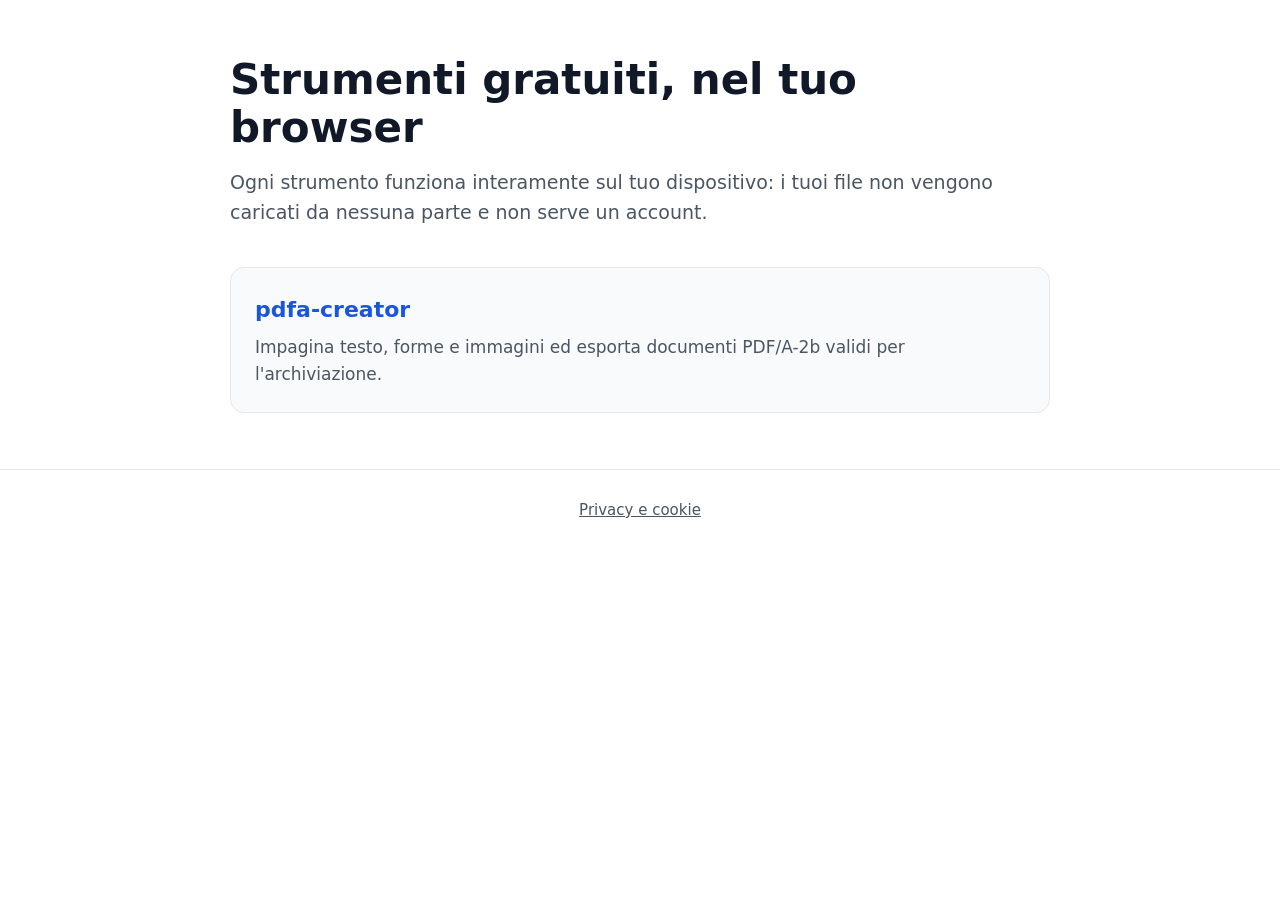
<file: index.html>
<!doctype html>
<html lang="it">
  <head>
    <meta charset="utf-8" />
    <meta name="viewport" content="width=device-width, initial-scale=1" />
    <title>Strumenti gratuiti nel browser</title>
    <meta name="description" content="Strumenti web gratuiti che funzionano interamente nel browser: niente upload, niente account." />
    <link rel="canonical" href="https://artmarvin.github.io/" />
    <style>
      * { box-sizing: border-box; }
      body { margin: 0; font: 17px/1.6 -apple-system, system-ui, "Segoe UI", Roboto, sans-serif; color: #1c1e21; }
      main { max-width: 860px; margin: 0 auto; padding: 56px 20px; }
      h1 { font-size: clamp(30px, 4.4vw, 42px); line-height: 1.15; margin: 0 0 14px; color: #111827; }
      .lead { color: #4b5563; font-size: 19px; margin: 0 0 40px; }
      .tool { display: block; padding: 24px; border: 1px solid #e5e7eb; border-radius: 14px; text-decoration: none; color: inherit; background: #f9fafb; }
      .tool:hover { border-color: #1a56db; box-shadow: 0 6px 20px rgba(26,86,219,.12); }
      .tool h2 { margin: 0 0 6px; font-size: 22px; color: #1a56db; }
      .tool p { margin: 0; color: #4b5563; }
      footer { text-align: center; color: #6b7280; font-size: 15px; padding: 28px 16px; border-top: 1px solid #e5e7eb; }
      footer a { color: #4b5563; }
    </style>
  </head>
  <body>
    <main>
      <h1>Strumenti gratuiti, nel tuo browser</h1>
      <p class="lead">Ogni strumento funziona interamente sul tuo dispositivo: i tuoi file non vengono caricati da nessuna parte e non serve un account.</p>
      <a class="tool" href="./pdfa-creator/">
        <h2>pdfa-creator</h2>
        <p>Impagina testo, forme e immagini ed esporta documenti PDF/A-2b validi per l'archiviazione.</p>
      </a>
    </main>
    <footer>
      <a href="./pdfa-creator/privacy.html">Privacy e cookie</a>
    </footer>
  </body>
</html>
</file>
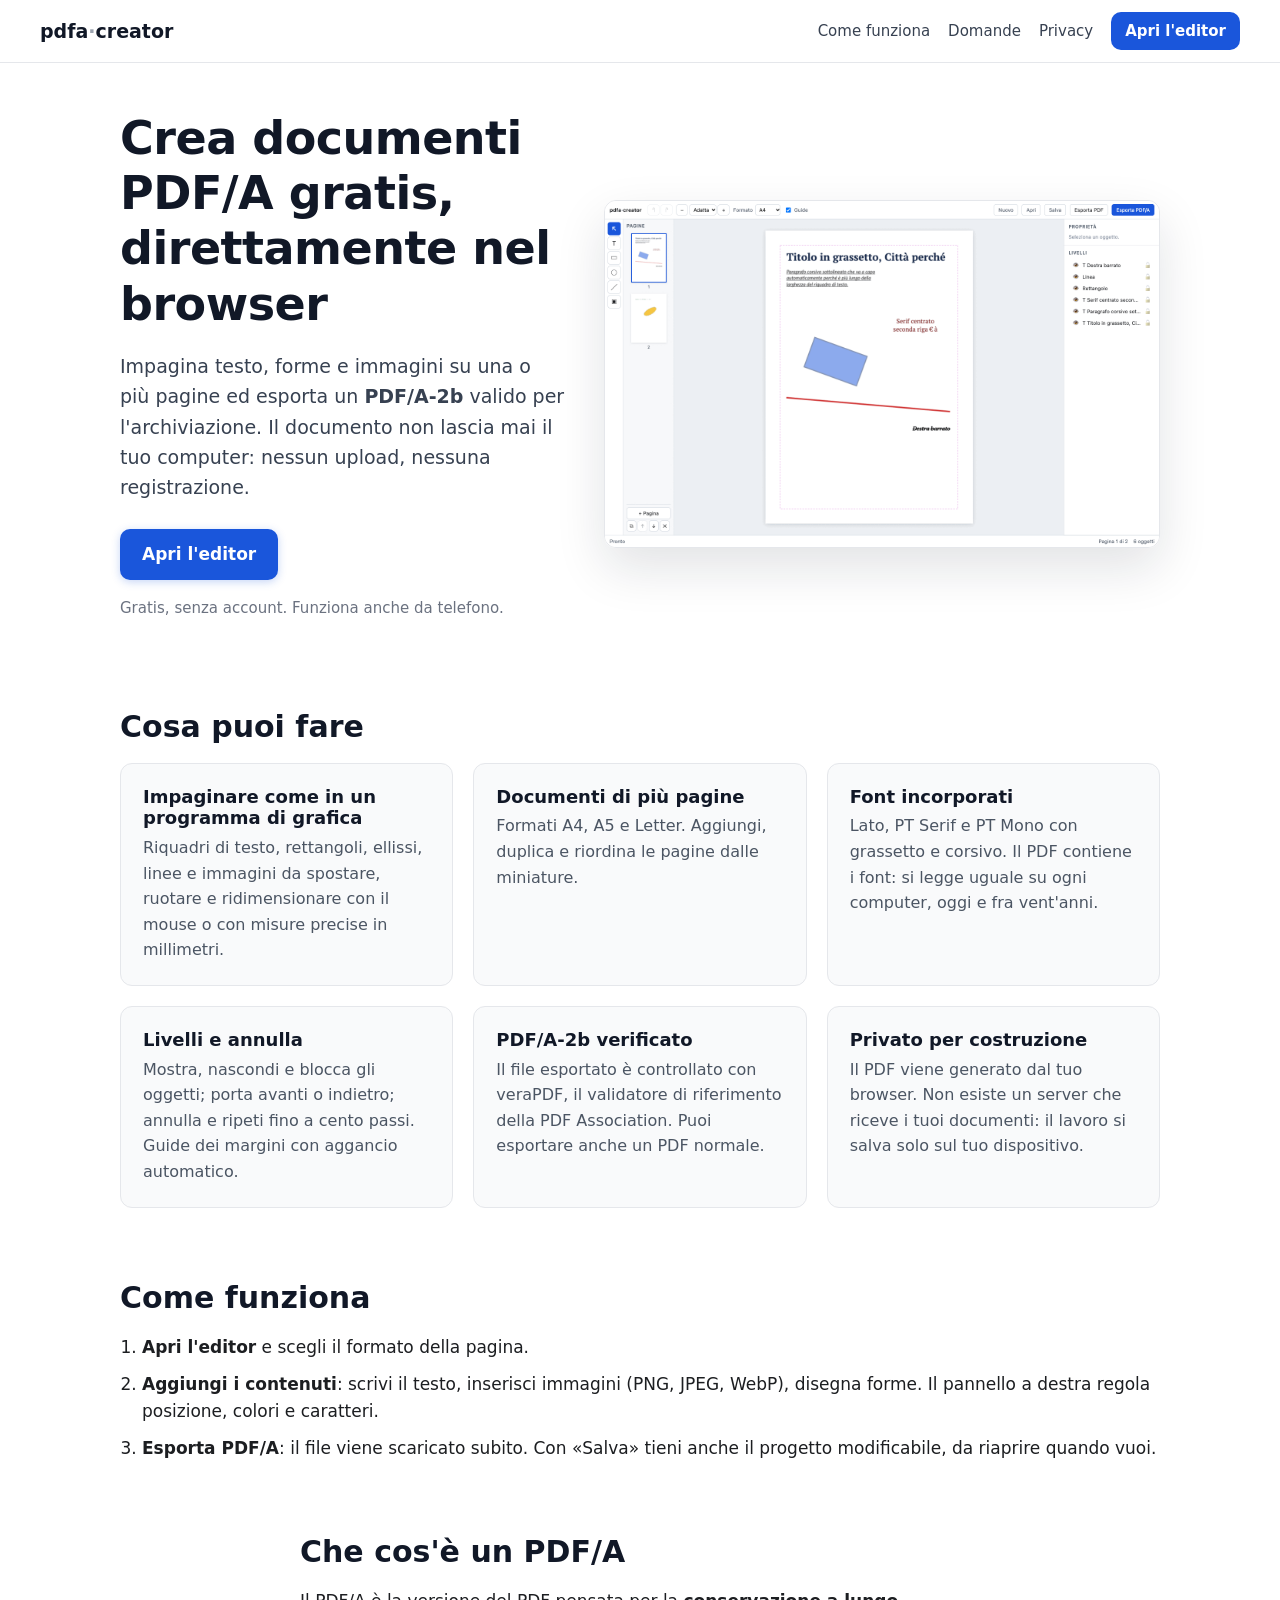
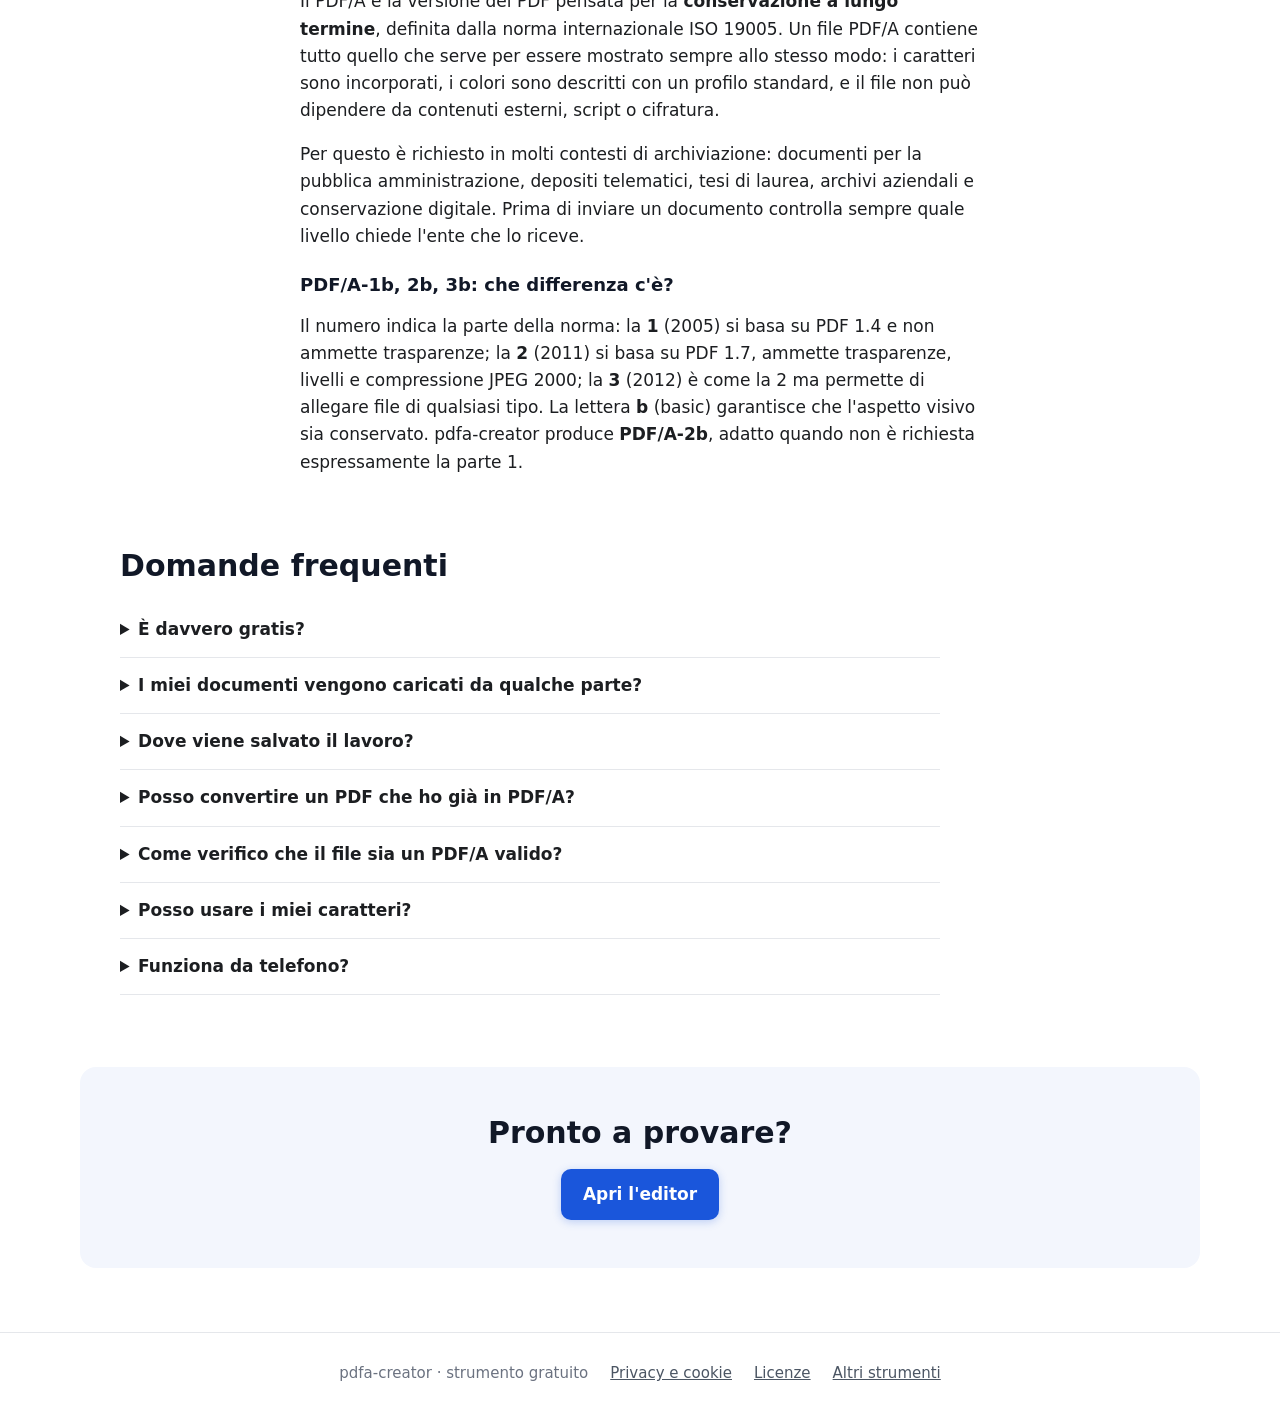
<file: pdfa-creator/index.html>
<!doctype html>
<html lang="it">
  <head>
    <meta charset="utf-8" />
    <meta name="viewport" content="width=device-width, initial-scale=1" />
    <title>pdfa-creator — crea PDF/A gratis nel browser, senza caricare file</title>
    <meta name="description" content="Editor gratuito per creare documenti PDF/A-2b validi direttamente nel browser: testo, forme, immagini, più pagine. Nessun file viene caricato su un server." />
    <link rel="canonical" href="https://artmarvin.github.io/pdfa-creator/" />
    <link rel="icon" href="./favicon.svg" type="image/svg+xml" />
    <meta property="og:title" content="pdfa-creator — crea PDF/A gratis nel browser" />
    <meta property="og:description" content="Impagina ed esporta PDF/A-2b valido senza caricare niente su un server." />
    <meta property="og:type" content="website" />
    <meta property="og:url" content="https://artmarvin.github.io/pdfa-creator/" />
    <meta property="og:image" content="https://artmarvin.github.io/pdfa-creator/anteprima.png" />
    <script type="application/ld+json">
      {
        "@context": "https://schema.org",
        "@type": "WebApplication",
        "name": "pdfa-creator",
        "url": "https://artmarvin.github.io/pdfa-creator/",
        "applicationCategory": "BusinessApplication",
        "operatingSystem": "Browser",
        "inLanguage": "it",
        "offers": { "@type": "Offer", "price": "0", "priceCurrency": "EUR" }
      }
    </script>
    <script type="module" crossorigin src="./assets/ads-DU0uOVq-.js"></script>
    <link rel="stylesheet" crossorigin href="./assets/site-3mwSAPdp.css">
  </head>
  <body>
    <header class="site-head">
      <a class="brand" href="./">pdfa<span>·</span>creator</a>
      <nav>
        <a href="#come-funziona">Come funziona</a>
        <a href="#domande">Domande</a>
        <a href="./privacy.html">Privacy</a>
        <a class="btn small" href="./editor.html">Apri l'editor</a>
      </nav>
    </header>

    <main>
      <section class="hero">
        <div class="hero-text">
          <h1>Crea documenti PDF/A gratis, direttamente nel browser</h1>
          <p class="lead">
            Impagina testo, forme e immagini su una o più pagine ed esporta un <strong>PDF/A-2b</strong>
            valido per l'archiviazione. Il documento non lascia mai il tuo computer: nessun upload,
            nessuna registrazione.
          </p>
          <p class="cta">
            <a class="btn" href="./editor.html">Apri l'editor</a>
            <span class="muted">Gratis, senza account. Funziona anche da telefono.</span>
          </p>
        </div>
        <img class="hero-img" src="./anteprima.png" width="1440" height="900"
             alt="L'editor di pdfa-creator: pagine a sinistra, foglio A4 al centro, proprietà e livelli a destra" />
      </section>

      <div class="ad-slot ad-wide" data-ad="landing-top" hidden></div>

      <section id="cosa-fa" class="features">
        <h2>Cosa puoi fare</h2>
        <ul class="grid">
          <li><h3>Impaginare come in un programma di grafica</h3>
            <p>Riquadri di testo, rettangoli, ellissi, linee e immagini da spostare, ruotare e ridimensionare
            con il mouse o con misure precise in millimetri.</p></li>
          <li><h3>Documenti di più pagine</h3>
            <p>Formati A4, A5 e Letter. Aggiungi, duplica e riordina le pagine dalle miniature.</p></li>
          <li><h3>Font incorporati</h3>
            <p>Lato, PT Serif e PT Mono con grassetto e corsivo. Il PDF contiene i font: si legge uguale
            su ogni computer, oggi e fra vent'anni.</p></li>
          <li><h3>Livelli e annulla</h3>
            <p>Mostra, nascondi e blocca gli oggetti; porta avanti o indietro; annulla e ripeti fino a cento
            passi. Guide dei margini con aggancio automatico.</p></li>
          <li><h3>PDF/A-2b verificato</h3>
            <p>Il file esportato è controllato con veraPDF, il validatore di riferimento della PDF Association.
            Puoi esportare anche un PDF normale.</p></li>
          <li><h3>Privato per costruzione</h3>
            <p>Il PDF viene generato dal tuo browser. Non esiste un server che riceve i tuoi documenti: il
            lavoro si salva solo sul tuo dispositivo.</p></li>
        </ul>
      </section>

      <section id="come-funziona" class="steps">
        <h2>Come funziona</h2>
        <ol>
          <li><strong>Apri l'editor</strong> e scegli il formato della pagina.</li>
          <li><strong>Aggiungi i contenuti</strong>: scrivi il testo, inserisci immagini (PNG, JPEG, WebP),
            disegna forme. Il pannello a destra regola posizione, colori e caratteri.</li>
          <li><strong>Esporta PDF/A</strong>: il file viene scaricato subito. Con «Salva» tieni anche il progetto
            modificabile, da riaprire quando vuoi.</li>
        </ol>
      </section>

      <section id="cos-e" class="text">
        <h2>Che cos'è un PDF/A</h2>
        <p>
          Il PDF/A è la versione del PDF pensata per la <strong>conservazione a lungo termine</strong>, definita
          dalla norma internazionale ISO 19005. Un file PDF/A contiene tutto quello che serve per essere mostrato
          sempre allo stesso modo: i caratteri sono incorporati, i colori sono descritti con un profilo standard,
          e il file non può dipendere da contenuti esterni, script o cifratura.
        </p>
        <p>
          Per questo è richiesto in molti contesti di archiviazione: documenti per la pubblica amministrazione,
          depositi telematici, tesi di laurea, archivi aziendali e conservazione digitale. Prima di inviare un
          documento controlla sempre quale livello chiede l'ente che lo riceve.
        </p>
        <h3>PDF/A-1b, 2b, 3b: che differenza c'è?</h3>
        <p>
          Il numero indica la parte della norma: la <strong>1</strong> (2005) si basa su PDF 1.4 e non ammette
          trasparenze; la <strong>2</strong> (2011) si basa su PDF 1.7, ammette trasparenze, livelli e compressione
          JPEG 2000; la <strong>3</strong> (2012) è come la 2 ma permette di allegare file di qualsiasi tipo. La
          lettera <strong>b</strong> (basic) garantisce che l'aspetto visivo sia conservato. pdfa-creator produce
          <strong>PDF/A-2b</strong>, adatto quando non è richiesta espressamente la parte 1.
        </p>
      </section>

      <div class="ad-slot ad-wide" data-ad="landing-mid" hidden></div>

      <section id="domande" class="faq">
        <h2>Domande frequenti</h2>
        <details>
          <summary>È davvero gratis?</summary>
          <p>Sì. Il sito si sostiene con la pubblicità, quando c'è. Non ci sono funzioni a pagamento né limiti
          di pagine o di esportazioni.</p>
        </details>
        <details>
          <summary>I miei documenti vengono caricati da qualche parte?</summary>
          <p>No. L'editor e la creazione del PDF funzionano interamente nel tuo browser. Il sito è un insieme di
          file statici: non esiste un server che riceve, legge o conserva i tuoi documenti.</p>
        </details>
        <details>
          <summary>Dove viene salvato il lavoro?</summary>
          <p>Il documento aperto si salva in automatico nella memoria del browser (localStorage) del tuo
          dispositivo, così non lo perdi se chiudi la pagina. Per tenerlo al sicuro o spostarlo su un altro
          computer usa «Salva»: scarichi un file di progetto che puoi riaprire con «Apri».</p>
        </details>
        <details>
          <summary>Posso convertire un PDF che ho già in PDF/A?</summary>
          <p>Non ancora: pdfa-creator crea documenti nuovi.</p>
        </details>
        <details>
          <summary>Come verifico che il file sia un PDF/A valido?</summary>
          <p>Con <a href="https://verapdf.org" rel="noopener">veraPDF</a>, il validatore libero sviluppato dalla PDF
          Association e dalla Open Preservation Foundation. È lo strumento con cui sono provati i file di
          pdfa-creator.</p>
        </details>
        <details>
          <summary>Posso usare i miei caratteri?</summary>
          <p>Per ora sono disponibili Lato, PT Serif e PT Mono, con licenza libera (SIL Open Font License) e
          incorporabili senza problemi nel PDF.</p>
        </details>
        <details>
          <summary>Funziona da telefono?</summary>
          <p>Sì, l'interfaccia si adatta agli schermi piccoli. Per impaginare con precisione resta più comodo
          un computer con il mouse.</p>
        </details>
      </section>

      <section class="cta-end">
        <h2>Pronto a provare?</h2>
        <a class="btn" href="./editor.html">Apri l'editor</a>
      </section>
    </main>

    <footer class="site-foot">
      <span>pdfa-creator · strumento gratuito</span>
      <a href="./privacy.html">Privacy e cookie</a>
      <a href="./THIRD-PARTY-LICENSES.txt">Licenze</a>
      <a href="../">Altri strumenti</a>
    </footer>

  </body>
</html>
</file>
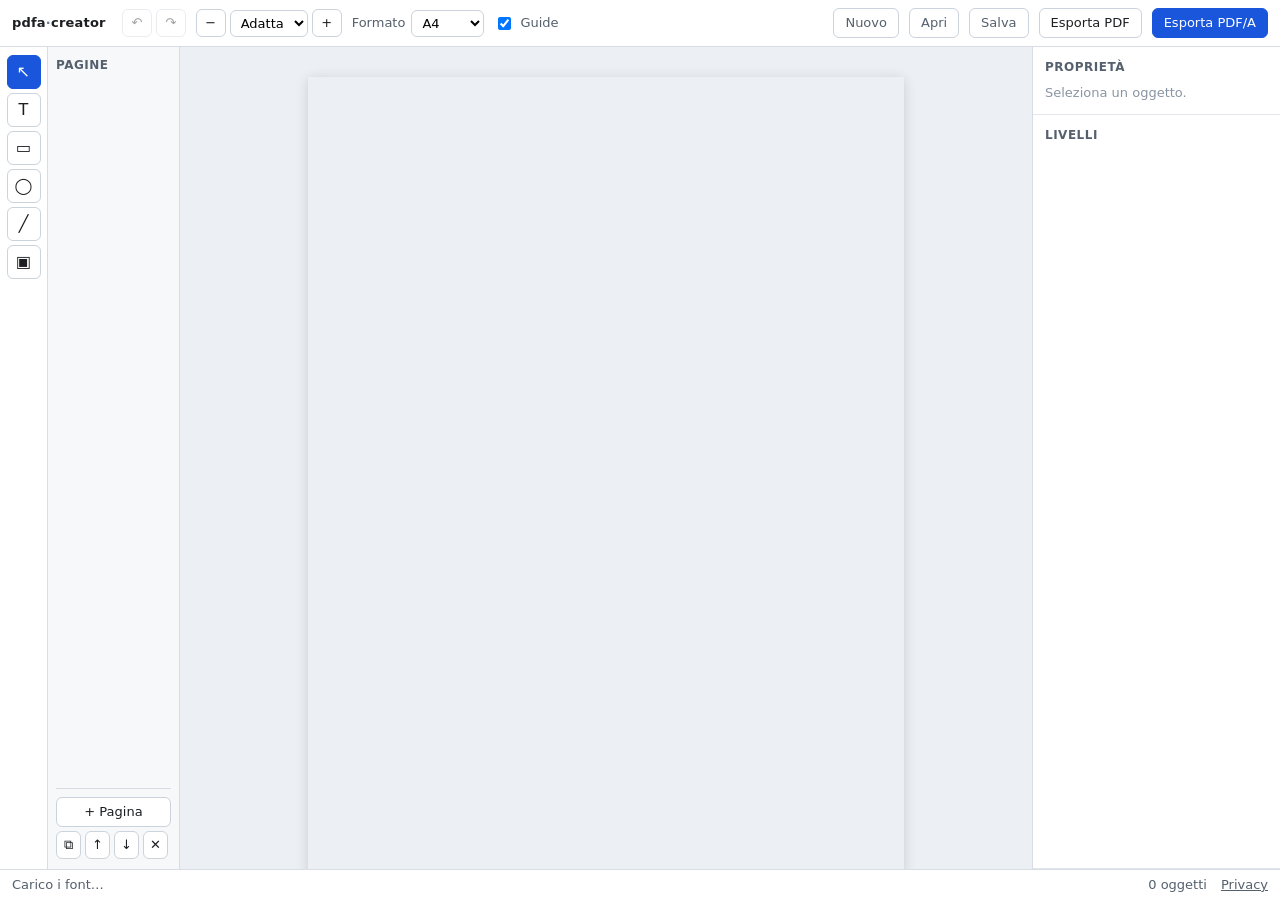
<file: pdfa-creator/editor.html>
<!doctype html>
<html lang="it">
  <head>
    <meta charset="utf-8" />
    <meta name="viewport" content="width=device-width, initial-scale=1" />
    <title>Editor — pdfa-creator</title>
    <meta name="description" content="Editor PDF/A gratuito nel browser: impagina testo, forme e immagini ed esporta PDF/A-2b valido. Niente upload." />
    <link rel="icon" href="./favicon.svg" type="image/svg+xml" />
    <script type="module" crossorigin src="./assets/editor-C0L3D8ez.js"></script>
    <link rel="modulepreload" crossorigin href="./assets/ads-DU0uOVq-.js">
    <link rel="stylesheet" crossorigin href="./assets/editor-C9SneKVC.css">
  </head>
  <body>
    <header class="topbar">
      <a class="brand" href="./" title="Pagina iniziale">pdfa<span>·</span>creator</a>
      <div class="group">
        <button id="undo" class="icon" title="Annulla (Ctrl+Z)" disabled>↶</button>
        <button id="redo" class="icon" title="Ripeti (Ctrl+Shift+Z)" disabled>↷</button>
      </div>
      <div class="group">
        <button id="zoom-out" class="icon" title="Riduci">−</button>
        <select id="zoom" title="Zoom">
          <option value="fit">Adatta</option>
          <option value="0.5">50%</option>
          <option value="0.75">75%</option>
          <option value="1">100%</option>
          <option value="1.5">150%</option>
          <option value="2">200%</option>
        </select>
        <button id="zoom-in" class="icon" title="Ingrandisci">+</button>
      </div>
      <label class="field">
        Formato
        <select id="pagesize">
          <option value="A4">A4</option>
          <option value="A5">A5</option>
          <option value="Letter">Letter</option>
        </select>
      </label>
      <label class="field check" title="Mostra i margini e aggancia gli oggetti a bordi, margini e centro">
        <input type="checkbox" id="guides" checked /> Guide
      </label>
      <div class="spacer"></div>
      <button id="new-doc" class="ghost">Nuovo</button>
      <button id="open-json" class="ghost">Apri</button>
      <button id="save-json" class="ghost">Salva</button>
      <button id="export-pdf">Esporta PDF</button>
      <button id="export-pdfa" class="primary">Esporta PDF/A</button>
    </header>

    <div class="app">
      <aside class="toolbar">
        <button data-tool="select" class="tool active" title="Seleziona (V)">↖</button>
        <button data-tool="text" class="tool" title="Testo (T)">T</button>
        <button data-tool="rect" class="tool" title="Rettangolo (R)">▭</button>
        <button data-tool="ellipse" class="tool" title="Ellisse (E)">◯</button>
        <button data-tool="line" class="tool" title="Linea (L)">╱</button>
        <button data-tool="image" class="tool" title="Immagine (I)">▣</button>
      </aside>

      <aside class="pages">
        <div class="panel-title">Pagine</div>
        <div id="page-list"></div>
        <div class="page-actions">
          <button id="page-add" title="Aggiungi pagina dopo questa">+ Pagina</button>
          <button id="page-dup" class="icon" title="Duplica pagina">⧉</button>
          <button id="page-up" class="icon" title="Sposta su">↑</button>
          <button id="page-down" class="icon" title="Sposta giù">↓</button>
          <button id="page-del" class="icon danger" title="Elimina pagina">✕</button>
        </div>
      </aside>

      <main id="canvas-wrap">
        <div id="canvas-pad"><canvas id="c"></canvas></div>
      </main>

      <aside class="side">
        <section>
          <div class="panel-title">Proprietà</div>
          <div id="props-empty" class="muted">Seleziona un oggetto.</div>
          <div id="props-multi" class="muted" hidden></div>
          <div id="props" hidden>
            <div class="grid4">
              <label>X <input type="number" step="0.5" data-prop="x" /></label>
              <label>Y <input type="number" step="0.5" data-prop="y" /></label>
              <label>L <input type="number" step="0.5" min="1" data-prop="w" /></label>
              <label>A <input type="number" step="0.5" min="1" data-prop="h" /></label>
            </div>
            <div class="unit">misure in mm</div>
            <div class="grid2">
              <label>Rotazione° <input type="number" step="1" data-prop="angle" /></label>
              <label>Opacità % <input type="number" step="5" min="0" max="100" data-prop="opacity" /></label>
            </div>
            <div class="row" data-for="shape">
              <label class="color">Riemp. <input type="color" data-prop="fill" /></label>
              <label class="check"><input type="checkbox" data-prop="nofill" /> nessuno</label>
            </div>
            <div class="row" data-for="stroke">
              <label class="color">Bordo <input type="color" data-prop="stroke" /></label>
              <label>spess. <input type="number" step="0.5" min="0" data-prop="strokeWidth" class="short" /></label>
            </div>
            <div data-for="text">
              <div class="row">
                <select data-prop="fontFamily">
                  <option>Lato</option>
                  <option>PT Serif</option>
                  <option>PT Mono</option>
                </select>
                <label><input type="number" step="0.5" min="4" data-prop="fontSize" class="short" /> pt</label>
              </div>
              <div class="row">
                <button class="icon toggle" data-toggle="bold" title="Grassetto (Ctrl+B)"><b>B</b></button>
                <button class="icon toggle" data-toggle="italic" title="Corsivo (Ctrl+I)"><i>I</i></button>
                <button class="icon toggle" data-toggle="underline" title="Sottolineato (Ctrl+U)"><u>U</u></button>
                <button class="icon toggle" data-toggle="linethrough" title="Barrato"><s>S</s></button>
                <span class="sep-v"></span>
                <button class="icon toggle" data-align="left" title="Allinea a sinistra">⇤</button>
                <button class="icon toggle" data-align="center" title="Centra">↔</button>
                <button class="icon toggle" data-align="right" title="Allinea a destra">⇥</button>
              </div>
              <div class="row">
                <label class="color">Colore <input type="color" data-prop="textColor" /></label>
                <label>Interl. <input type="number" step="0.05" min="0.5" data-prop="lineHeight" class="short" /></label>
              </div>
            </div>
          </div>

          <div id="arrange" hidden>
            <div class="panel-sub">Allinea alla pagina</div>
            <div class="row">
              <button class="icon" data-alignpage="left" title="Sinistra">⇤</button>
              <button class="icon" data-alignpage="hcenter" title="Centro orizzontale">↔</button>
              <button class="icon" data-alignpage="right" title="Destra">⇥</button>
              <button class="icon" data-alignpage="top" title="Alto">⤒</button>
              <button class="icon" data-alignpage="vcenter" title="Centro verticale">↕</button>
              <button class="icon" data-alignpage="bottom" title="Basso">⤓</button>
            </div>
            <div class="panel-sub">Disposizione</div>
            <div class="row">
              <button class="icon" id="z-front" title="Porta in primo piano (Ctrl+Shift+])">⤒</button>
              <button class="icon" id="z-up" title="Porta avanti (Ctrl+])">↑</button>
              <button class="icon" id="z-down" title="Porta indietro (Ctrl+[)">↓</button>
              <button class="icon" id="z-back" title="Porta in fondo (Ctrl+Shift+[)">⤓</button>
              <span class="sep-v"></span>
              <button class="icon" id="dup" title="Duplica (Ctrl+D)">⧉</button>
              <button class="icon danger" id="delete" title="Elimina (Canc)">🗑</button>
            </div>
          </div>
        </section>

        <section class="layers-section">
          <div class="panel-title">Livelli</div>
          <ul id="layers"></ul>
        </section>

        <div class="ad-slot ad-side" data-ad="editor-side" hidden></div>
      </aside>
    </div>

    <footer class="statusbar">
      <span id="status">Pronto</span>
      <span class="spacer"></span>
      <span id="pageinfo"></span>
      <span id="count">0 oggetti</span>
      <a class="foot-link" href="./privacy.html" target="_blank">Privacy</a>
    </footer>

    <input type="file" id="file-image" accept="image/png,image/jpeg,image/webp,image/gif" hidden />
    <input type="file" id="file-json" accept="application/json,.json" hidden />

  </body>
</html>
</file>
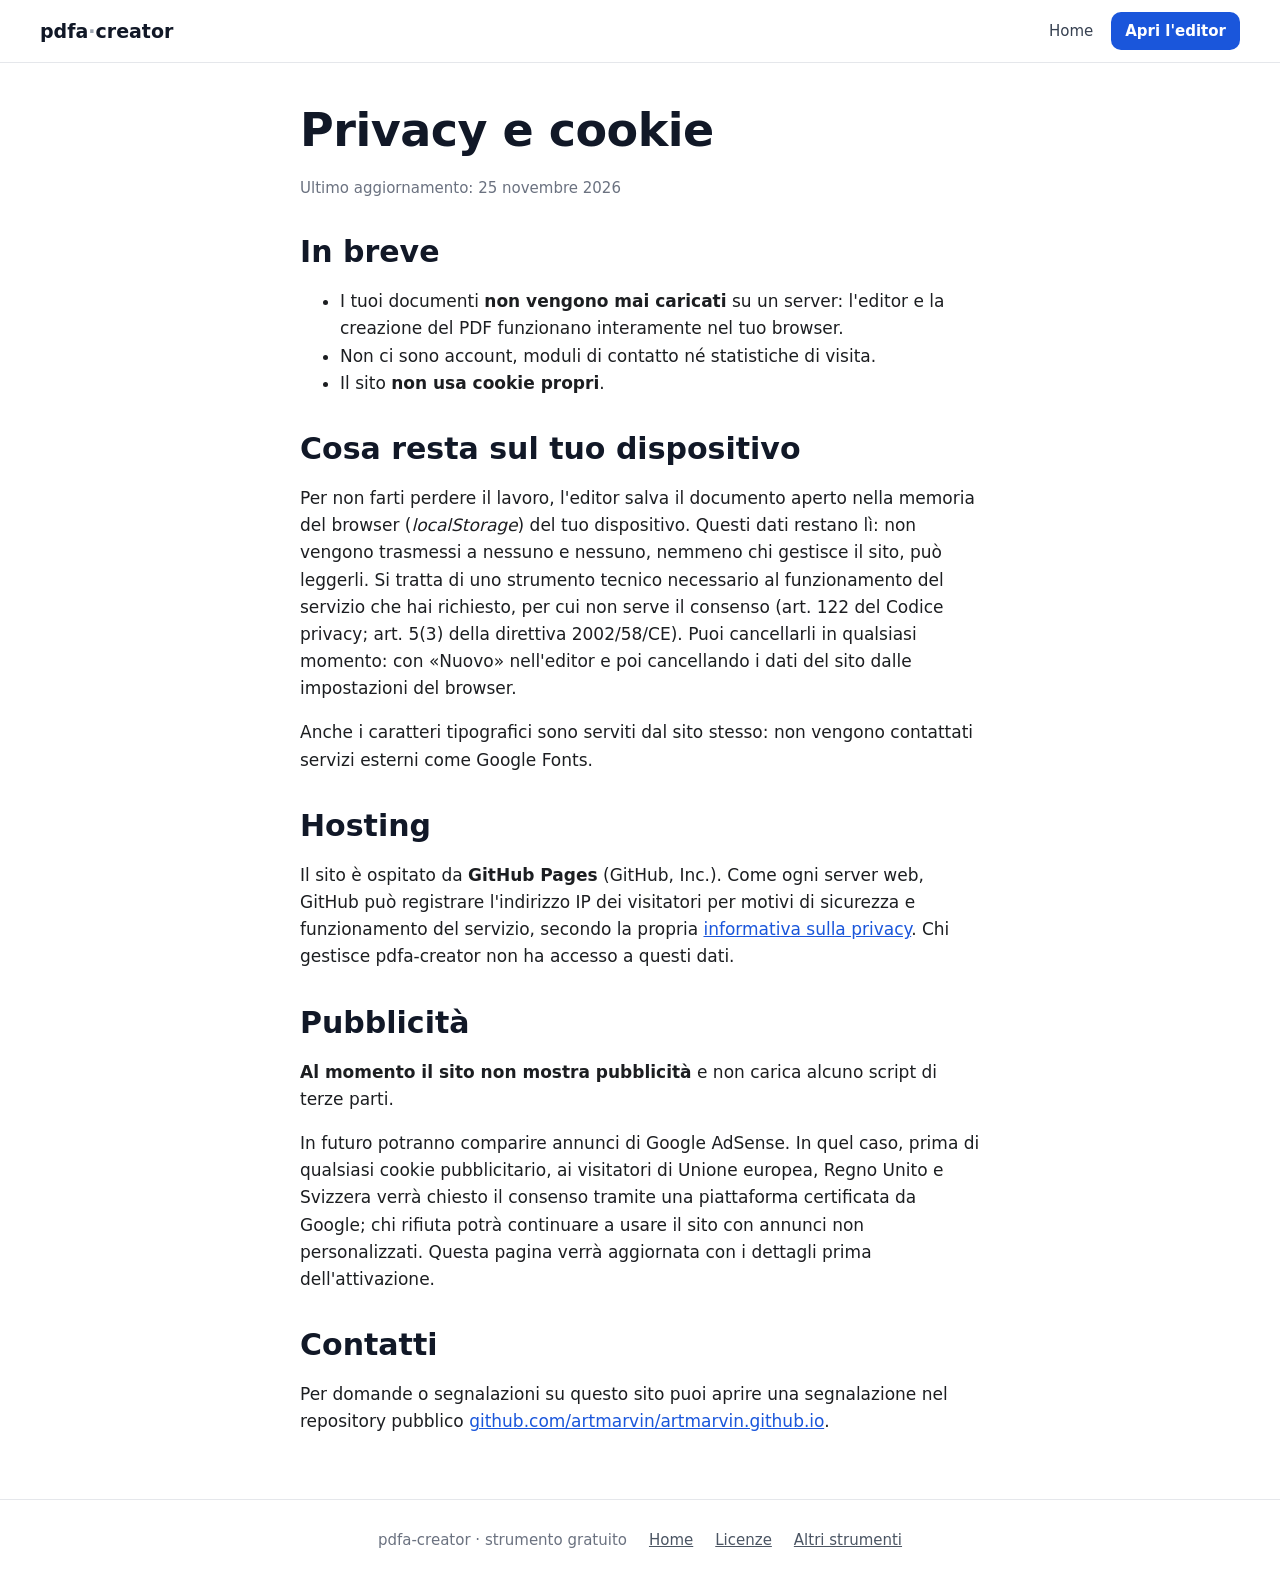
<file: pdfa-creator/privacy.html>
<!doctype html>
<html lang="it">
  <head>
    <meta charset="utf-8" />
    <meta name="viewport" content="width=device-width, initial-scale=1" />
    <title>Privacy e cookie — pdfa-creator</title>
    <meta name="description" content="Quali dati usa pdfa-creator: nessun upload, nessun account, nessun cookie proprio." />
    <link rel="canonical" href="https://artmarvin.github.io/pdfa-creator/privacy.html" />
    <link rel="icon" href="./favicon.svg" type="image/svg+xml" />
    <link rel="stylesheet" crossorigin href="./assets/site-3mwSAPdp.css">
  </head>
  <body>
    <header class="site-head">
      <a class="brand" href="./">pdfa<span>·</span>creator</a>
      <nav>
        <a href="./">Home</a>
        <a class="btn small" href="./editor.html">Apri l'editor</a>
      </nav>
    </header>

    <main class="text narrow">
      <h1>Privacy e cookie</h1>
      <p class="muted">Ultimo aggiornamento: 25 novembre 2026</p>

      <h2>In breve</h2>
      <ul>
        <li>I tuoi documenti <strong>non vengono mai caricati</strong> su un server: l'editor e la creazione del PDF
          funzionano interamente nel tuo browser.</li>
        <li>Non ci sono account, moduli di contatto né statistiche di visita.</li>
        <li>Il sito <strong>non usa cookie propri</strong>.</li>
      </ul>

      <h2>Cosa resta sul tuo dispositivo</h2>
      <p>
        Per non farti perdere il lavoro, l'editor salva il documento aperto nella memoria del browser
        (<em>localStorage</em>) del tuo dispositivo. Questi dati restano lì: non vengono trasmessi a nessuno e
        nessuno, nemmeno chi gestisce il sito, può leggerli. Si tratta di uno strumento tecnico necessario al
        funzionamento del servizio che hai richiesto, per cui non serve il consenso (art. 122 del Codice privacy;
        art. 5(3) della direttiva 2002/58/CE). Puoi cancellarli in qualsiasi momento: con «Nuovo» nell'editor e
        poi cancellando i dati del sito dalle impostazioni del browser.
      </p>
      <p>
        Anche i caratteri tipografici sono serviti dal sito stesso: non vengono contattati servizi esterni come
        Google Fonts.
      </p>

      <h2>Hosting</h2>
      <p>
        Il sito è ospitato da <strong>GitHub Pages</strong> (GitHub, Inc.). Come ogni server web, GitHub può
        registrare l'indirizzo IP dei visitatori per motivi di sicurezza e funzionamento del servizio, secondo la
        propria <a href="https://docs.github.com/site-policy/privacy-policies/github-general-privacy-statement" rel="noopener">informativa sulla privacy</a>.
        Chi gestisce pdfa-creator non ha accesso a questi dati.
      </p>

      <h2>Pubblicità</h2>
      <p>
        <strong>Al momento il sito non mostra pubblicità</strong> e non carica alcuno script di terze parti.
      </p>
      <p>
        In futuro potranno comparire annunci di Google AdSense. In quel caso, prima di qualsiasi cookie
        pubblicitario, ai visitatori di Unione europea, Regno Unito e Svizzera verrà chiesto il consenso tramite
        una piattaforma certificata da Google; chi rifiuta potrà continuare a usare il sito con annunci non
        personalizzati. Questa pagina verrà aggiornata con i dettagli prima dell'attivazione.
      </p>

      <h2>Contatti</h2>
      <p>
        Per domande o segnalazioni su questo sito puoi aprire una segnalazione nel repository pubblico
        <a href="https://github.com/artmarvin/artmarvin.github.io/issues" rel="noopener">github.com/artmarvin/artmarvin.github.io</a>.
      </p>
    </main>

    <footer class="site-foot">
      <span>pdfa-creator · strumento gratuito</span>
      <a href="./">Home</a>
      <a href="./THIRD-PARTY-LICENSES.txt">Licenze</a>
      <a href="../">Altri strumenti</a>
    </footer>
  </body>
</html>
</file>
<file: pdfa-creator/assets/site-3mwSAPdp.css>
*{box-sizing:border-box}html{scroll-behavior:smooth}body{margin:0;font:17px/1.6 -apple-system,system-ui,Segoe UI,Roboto,sans-serif;color:#1c1e21;background:#fff}a{color:#1a56db}h1,h2,h3{line-height:1.2;color:#111827}h1{font-size:clamp(30px,4.4vw,46px);margin:0 0 18px;letter-spacing:-.5px}h2{font-size:clamp(24px,3vw,30px);margin:0 0 18px}h3{font-size:18px;margin:0 0 6px}.muted{color:#6b7280;font-size:15px}[hidden]{display:none!important}.site-head{position:sticky;top:0;z-index:5;display:flex;align-items:center;justify-content:space-between;gap:16px;flex-wrap:wrap;padding:12px clamp(16px,4vw,40px);background:#fffffff0;border-bottom:1px solid #e5e7eb;backdrop-filter:blur(6px)}.brand{font-weight:800;font-size:19px;color:#111827;text-decoration:none}.brand span{color:#9ca3af}.site-head nav{display:flex;align-items:center;gap:18px;flex-wrap:wrap;font-size:15px}.site-head nav a:not(.btn){color:#374151;text-decoration:none}.site-head nav a:not(.btn):hover{color:#1a56db}.btn{display:inline-block;padding:12px 22px;border-radius:10px;background:#1a56db;color:#fff;font-weight:600;text-decoration:none;box-shadow:0 2px 8px #1a56db40}.btn:hover{background:#1647b5}.btn.small{padding:7px 14px;font-size:15px;box-shadow:none}main>section,.ad-wide{max-width:1120px;margin:0 auto;padding:0 clamp(16px,4vw,40px)}main>section{margin-top:72px}.hero{display:grid;grid-template-columns:1fr 1.25fr;gap:40px;align-items:center;margin-top:48px!important}.lead{font-size:19px;color:#374151}.cta{display:flex;align-items:center;gap:16px;flex-wrap:wrap;margin-top:26px}.hero-img{width:100%;height:auto;border-radius:12px;border:1px solid #e5e7eb;box-shadow:0 20px 50px #1118271f}.grid{list-style:none;padding:0;margin:0;display:grid;grid-template-columns:repeat(3,1fr);gap:20px}.grid li{padding:22px;border:1px solid #e5e7eb;border-radius:12px;background:#f9fafb}.grid p{margin:0;color:#4b5563;font-size:16px}.steps ol{padding-left:22px}.steps li{margin-bottom:10px}.text{max-width:760px!important}.text.narrow{margin:40px auto 0;padding:0 clamp(16px,4vw,40px)}.text h2{margin-top:34px}.text h3{margin-top:24px}.faq details{border-bottom:1px solid #e5e7eb;padding:14px 0;max-width:820px}.faq summary{cursor:pointer;font-weight:600}.faq details p{margin:10px 0 0;color:#4b5563}.cta-end{text-align:center;padding:48px 20px!important;margin-bottom:40px;background:#f3f6fd;border-radius:16px}.ad-slot.ad-wide{margin-top:48px;min-height:100px}.site-foot{display:flex;gap:22px;flex-wrap:wrap;justify-content:center;margin-top:64px;padding:28px 16px;border-top:1px solid #e5e7eb;color:#6b7280;font-size:15px}.site-foot a{color:#4b5563}@media(max-width:900px){.hero,.grid{grid-template-columns:1fr}main>section{margin-top:52px}.site-head nav a:not(.btn){display:none}}
</file>
<file: pdfa-creator/assets/editor-C9SneKVC.css>
*{box-sizing:border-box}html,body{height:100%;margin:0}body{display:flex;flex-direction:column;font:13px/1.4 -apple-system,system-ui,Segoe UI,sans-serif;color:#1c1e21;background:#eceff3}[hidden]{display:none!important}.topbar{display:flex;align-items:center;gap:10px;flex-wrap:wrap;padding:8px 12px;background:#fff;border-bottom:1px solid #d8dde5}.brand{font-weight:700;letter-spacing:.2px;margin-right:6px}.brand span{color:#6c7a89}.group{display:flex;gap:4px;align-items:center}.spacer{flex:1}.field{display:flex;align-items:center;gap:6px;color:#55606d}select,input[type=number]{font:inherit;padding:4px 6px;border:1px solid #cbd3dc;border-radius:6px;background:#fff}input[type=number]{width:100%;min-width:0}input.short{width:58px}input[type=color]{width:34px;height:26px;padding:0 2px;border:1px solid #cbd3dc;border-radius:6px;background:#fff}button{font:inherit;padding:5px 11px;border-radius:6px;cursor:pointer;border:1px solid #cbd3dc;background:#fff;color:#1c1e21}button:hover:not(:disabled){background:#f2f5f8}button:disabled{opacity:.4;cursor:default}button.primary{background:#1a56db;border-color:#1a56db;color:#fff}button.primary:hover{background:#1746b0}button.ghost{color:#55606d}button.icon{width:30px;height:28px;padding:0;display:inline-grid;place-items:center}button.toggle.on{background:#1a56db;border-color:#1a56db;color:#fff}button.danger:hover{color:#b3261e}.app{flex:1;display:flex;min-height:0}.toolbar{width:48px;background:#fff;border-right:1px solid #d8dde5;display:flex;flex-direction:column;align-items:center;gap:4px;padding:8px 0}.tool{width:34px;height:34px;display:grid;place-items:center;padding:0;font-size:16px}.tool.active{background:#1a56db;border-color:#1a56db;color:#fff}.panel-title{font-weight:600;font-size:12px;text-transform:uppercase;letter-spacing:.5px;color:#55606d;margin-bottom:8px}.panel-sub{font-size:11px;color:#6c7a89;margin:10px 0 4px}.muted{color:#8a95a3}.pages{width:132px;background:#f7f8fa;border-right:1px solid #d8dde5;display:flex;flex-direction:column;padding:10px 8px;min-height:0}#page-list{flex:1;overflow:auto;display:flex;flex-direction:column;gap:10px;align-items:center;padding:2px}.thumb{cursor:pointer;text-align:center;font-size:11px;color:#55606d}.thumb img,.thumb .blank{display:block;width:92px;background:#fff;border:2px solid transparent;box-shadow:0 1px 4px #00000026;margin-bottom:3px}.thumb.current img,.thumb.current .blank{border-color:#1a56db}.page-actions{display:flex;flex-wrap:wrap;gap:4px;padding-top:8px;border-top:1px solid #d8dde5}.page-actions #page-add{width:100%}.page-actions .icon{width:25px}#canvas-wrap{flex:1;overflow:auto;position:relative;background:#eceff3}#canvas-pad{padding:30px;display:inline-block;min-width:100%;text-align:center}#canvas-pad .canvas-container{display:inline-block;text-align:left;box-shadow:0 2px 12px #00000024}.side{width:248px;background:#fff;border-left:1px solid #d8dde5;display:flex;flex-direction:column;min-height:0}.side section{padding:12px;border-bottom:1px solid #e3e7ec}.grid4{display:grid;grid-template-columns:1fr 1fr;gap:6px}.grid2{display:grid;grid-template-columns:1fr 1fr;gap:6px;margin-top:8px}.grid4 label,.grid2 label{display:flex;flex-direction:column;gap:2px;font-size:11px;color:#6c7a89}.unit{font-size:10px;color:#8a95a3;margin-top:2px}.row{display:flex;align-items:center;gap:6px;margin-top:8px;flex-wrap:wrap}.row label{display:flex;align-items:center;gap:4px;font-size:12px;color:#55606d}.row select{flex:1}.sep-v{width:1px;height:20px;background:#d8dde5;margin:0 2px}.layers-section{flex:1;overflow:auto}#layers{list-style:none;margin:0;padding:0}#layers li{display:flex;align-items:center;gap:6px;padding:4px 6px;border-radius:6px;cursor:pointer}#layers li:hover{background:#f2f5f8}#layers li.sel{background:#e6eeff}#layers li .name{flex:1;overflow:hidden;text-overflow:ellipsis;white-space:nowrap}#layers li.hidden-obj .name{color:#a0a9b4;text-decoration:line-through}#layers li button{width:24px;height:22px;padding:0;border:none;background:transparent;font-size:12px;opacity:.55}#layers li button.on{opacity:1}@media(max-width:900px){.topbar{gap:6px;padding:6px 8px}.app{flex-direction:column;overflow-y:auto}.app>*{flex:none}#page-list{flex:1;min-width:0}.toolbar{width:auto;flex-direction:row;justify-content:center;padding:6px;border-right:none;border-bottom:1px solid #d8dde5}.pages{width:auto;flex-direction:row;align-items:center;gap:8px;padding:6px 8px;border-right:none;border-bottom:1px solid #d8dde5}.pages .panel-title{display:none}#page-list{flex-direction:row;overflow-x:auto;overflow-y:hidden;padding:2px;gap:6px}.thumb img,.thumb .blank{width:40px;max-height:58px;margin-bottom:0}.page-actions{flex-wrap:nowrap;border-top:none;padding-top:0}.page-actions #page-add{width:auto;white-space:nowrap}#canvas-wrap{flex:none;height:62vh;min-height:320px}#canvas-pad{padding:12px}.side{width:auto;border-left:none;border-top:1px solid #d8dde5}.layers-section{flex:none}}.statusbar{display:flex;align-items:center;gap:14px;padding:6px 12px;background:#fff;border-top:1px solid #d8dde5;color:#55606d}a.brand{color:inherit;text-decoration:none}.foot-link{color:#55606d}.ad-slot.ad-side{margin:10px;min-height:250px}@media(max-width:900px){.ad-slot.ad-side{min-height:100px}}
</file>
